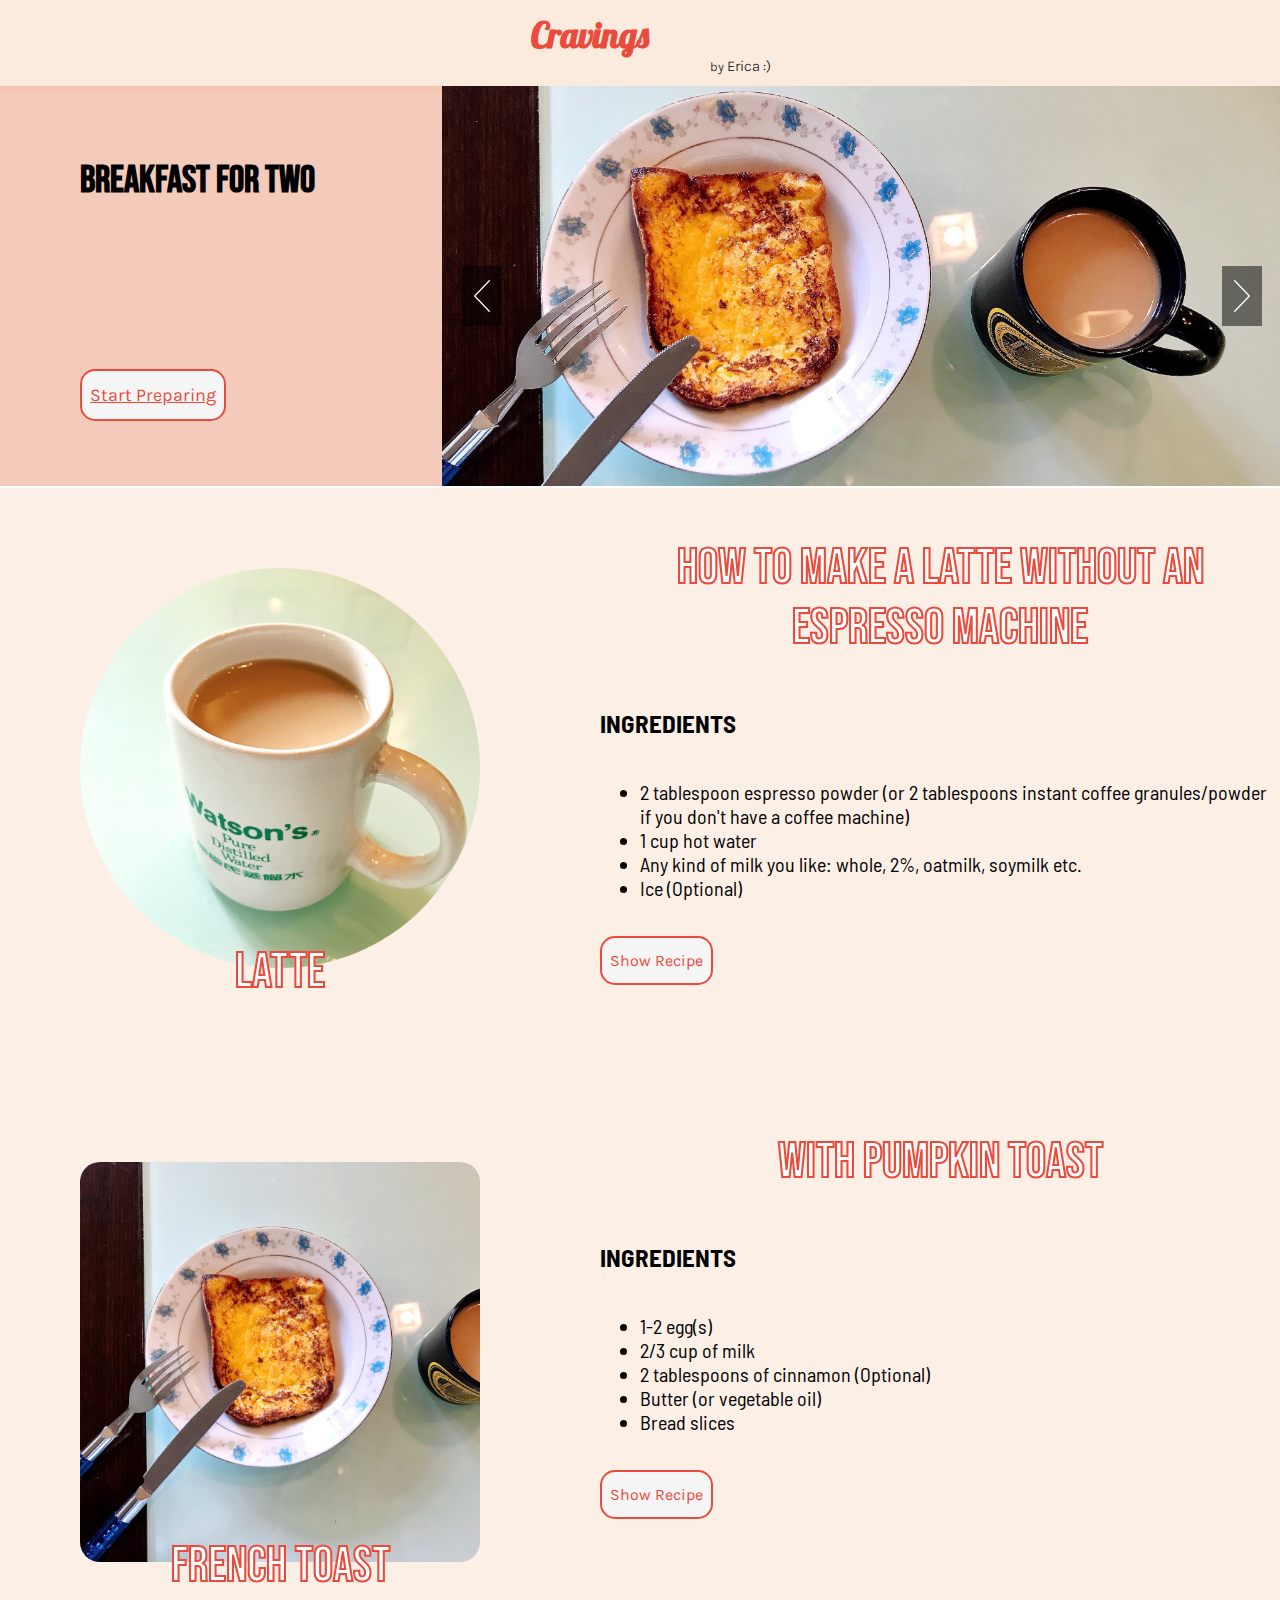
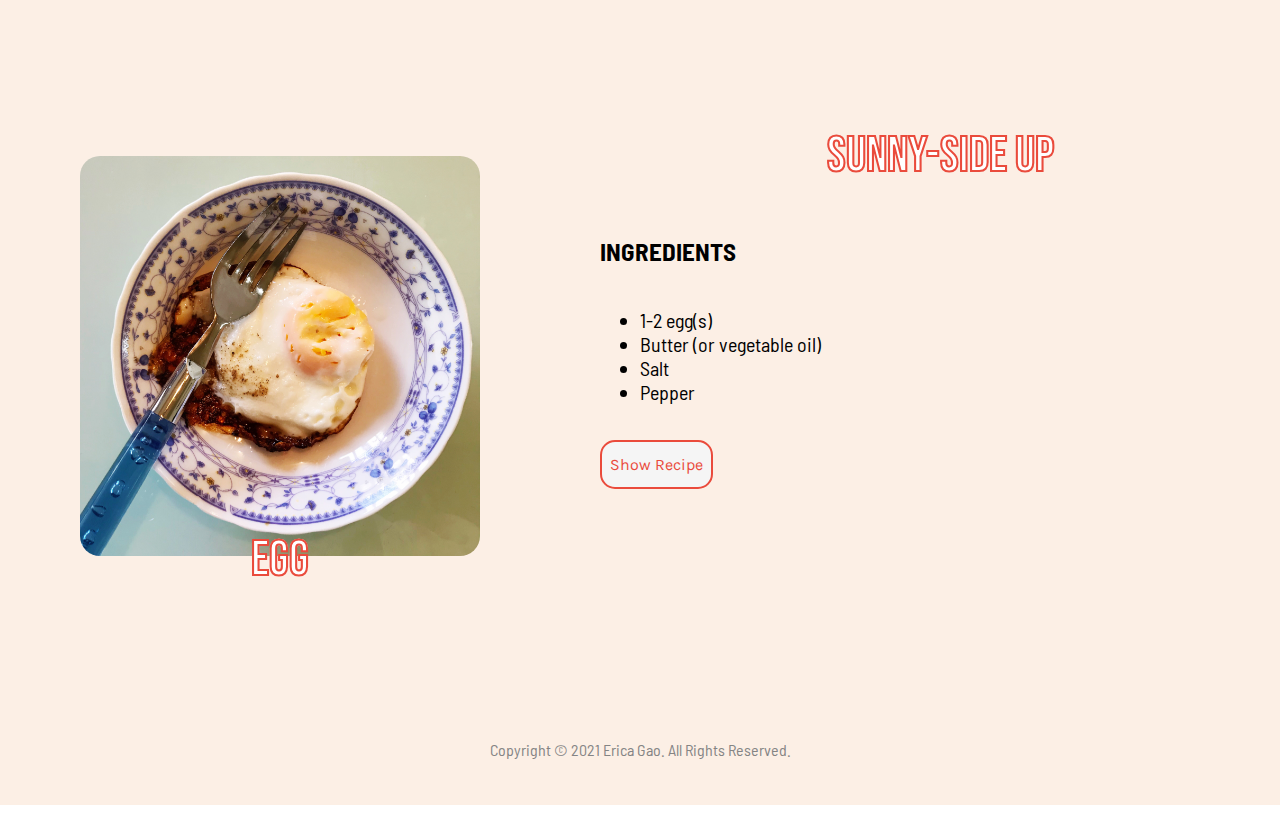
<file: recipes/index.html>
<!DOCTYPE html>
<html>
<head>
	<title>Recipe</title>
	<meta charset="UTF-8">
	<link rel="stylesheet" type="text/css" href="css/style.css">
	<link rel="preconnect" href="https://fonts.gstatic.com">
<link href="https://fonts.googleapis.com/css2?family=Bebas+Neue&family=Karla:wght@300;400;500;600&family=Lobster&display=swap" rel="stylesheet">

<link rel="preconnect" href="https://fonts.gstatic.com">
<link href="https://fonts.googleapis.com/css2?family=Barlow+Semi+Condensed:wght@400;500;600;700&display=swap" rel="stylesheet">


	<script src="https://ajax.googleapis.com/ajax/libs/jquery/3.5.1/jquery.min.js"></script>
</head>
<body>
	<button onclick="topFunction()" id="myBtn">Top</button>

	<div class="title">
		<h1>Cravings</h1>
		<h4><span style="font-size: 13px;">by</span> Erica :)</h4>
	</div>


	<div class="header">
		<div class="header_part1">
			<h2>BREAKFAST FOR TWO</h2>

			<a href="#latte">Start Preparing</a>
		</div>

		<div id="header_part2">

			<div id="main">
				<div id="slideshow-frame">
					<div class="slideshow-images">
						<img src="images/slideshow1.JPG">
						<img src="images/slideshow2.JPG">
				
					</div>
					<div class="arrow-next"></div>
					<div class="arrow-prev"></div>

				</div>

			
			</div>
		</div>
	</div>



	<section id="latte">
		
		<div class="latte_Ingredients">
			<div class="latte_Picture">
				<img src="images/latte.JPG">
				<h3>LATTE</h3>
			</div>

			<div class="latte_Description">
				<h3>How to make a latte without an espresso machine</h3>
				<h5>INGREDIENTS</h5>
				<ul>
					<li>2 tablespoon espresso powder (or 2 tablespoons instant coffee granules/powder if you don't have a coffee machine)</li>
					<li>1 cup hot water</li>
					<li>Any kind of milk you like: whole, 2%, oatmilk, soymilk etc.</li>
					<li>Ice (Optional)</li>
					
				</ul>
				<button id="change_Display">Show Recipe</button>
			</div>

		</div>


		<div id="show_hide" style="display: none;">

			<div class="pictures">
				<img src="images/latte1.JPG">
				<img src="images/latte2.JPG">
				<img src="images/latte3.JPG">
				<img src="images/latte4.JPG">
				<img src="images/latte5.JPG">
				<img src="images/latte6.JPG">

				
			</div>

			<div class="latte_Instructions">
				<ol>
					<li>Grab a mug of your choice.</li>
					<li>Pour in a milk of your choice, here I'm using coconut milk :)</li>
					<li>Prepare your coffee machine for brewing, or boil some water if you are using instant coffee powder.</li>
					<li>Add 1-2 tablespoons of coffee powder and start the machine! Be aware that since we are using coffee machine to brew espresso, add only 1 cup of water.</li>
					<li>It's ready!</li>
					<li>Pour in and serve!</li>
				</ol>
			</div>

		</div>
	</section>

	<section id="frenchtoast">
		
		<div class="latte_Ingredients">
			<div class="frenchtoast_Picture">
				<img src="images/frenchtoast.JPG">
				<h3>FRENCH TOAST</h3>
			</div>

			<div class="latte_Description">
				<h3>With Pumpkin Toast</h3>
				<h5>INGREDIENTS</h5>
				<ul>
					<li>1-2 egg(s)</li>
					<li>2/3 cup of milk</li>
					<li>2 tablespoons of cinnamon (Optional)</li>
					<li>Butter (or vegetable oil)</li>
					<li>Bread slices</li>
					
				</ul>
				<button id="frenchtoast_change_Display">Show Recipe</button>
			</div>

		</div>


		<div id="frenchtoast_show_hide" style="display: none;">

			<div class="pictures">
				<img src="images/frenchtoast1.JPG">
				<img src="images/frenchtoast2.JPG">
				<img src="images/frenchtoast3.JPG">
				<img src="images/frenchtoast4.JPG">
				<img src="images/frenchtoast5.JPG">
				<img src="images/frenchtoast6.JPG">
				<img src="images/frenchtoast7.JPG">
				<img src="images/frenchtoast8.JPG">

				
			</div>

			<div class="latte_Instructions">
				<ol>
					<li>Prepare some bread slices. I'm using pumpkin toast!</li>
					<li>Crack 1-2 eggs to a plate. Since I'm only cooking 1 toast, I only used 1 egg.</li>
					<li>Add 3/4 cup of milk in it and mix it up with the egg.</li>
					<li>Spread vegetable oil (or butter) on a wok and heat it up with mid-high heat.</li>
					<li>Dip the toast into egg + milk mix and soak it up on both sides.</li>
					<li>Toss the toast into the wok and turn the heat down to low-medium.</li>
					<li>Flip to the other side.</li>
					<li>Serve by adding a little bit of sugar on the top (Totally optional)</li>

				</ol>
			</div>



		</div>
	</section>

	<section id="egg">
		
		<div class="latte_Ingredients">
			<div class="frenchtoast_Picture">
				<img src="images/egg.JPG">
				<h3>EGG</h3>
			</div>

			<div class="latte_Description">
				<h3>Sunny-side up</h3>
				<h5>INGREDIENTS</h5>
				<ul>
					<li>1-2 egg(s)</li>
					<li>Butter (or vegetable oil)</li>
					<li>Salt</li>
					<li>Pepper</li>
					
				</ul>
				<button id="egg_change_Display">Show Recipe</button>
			</div>

		</div>


		<div id="egg_show_hide" style="display: none;">

			<div class="pictures">
				<img src="images/egg1.JPG">
				<img src="images/egg2.JPG">
				<img src="images/egg3.JPG">
				<img src="images/egg4.JPG">
				<img src="images/egg5.JPG">
				<img src="images/egg6.JPG">
				<img src="images/egg.JPG">
				

				
			</div>

			<div class="latte_Instructions">
				<ol>
					<li>Spread vegetable oil (or butter) on a wok and turn to medium heat.</li>
					<li>Crack 1 egg to the wok.</li>
					<li>When it's starting to cook, add a little bit of salt.</li>
					<li>And pepper.</li>
					<li>Put on the lid (very important) and turn to low heat.</li>
					<li>When there's egg white on top of the yolk it's getting ready. You can wait longer if you want.</li>
					<li>Ready to serve!</li>
				

				</ol>
			</div>



		</div>
	</section>

	

	<footer>
	<p class="footer">Copyright &copy; 2021 Erica Gao. All Rights Reserved.</p>
	</footer>

<script src="js/main.js"></script>
</body>
</html>
</file>
<file: recipes/css/style.css>
body {
	background-size: 100%;
	margin: 0;
	margin-top: -20px;
}

#myBtn {
  	display: none;
	position: fixed;
	bottom: 40px;
	right: 30px;
	z-index: 99;
	font-size: 18px;
	border: none;
	outline: none;
	background-color: rgba(0, 0, 0, 0.5);
	color: white;
	cursor: pointer;
	padding: 15px;
	border-radius: 4px;
}

#myBtn:hover {
	color: #ea4b3c;
  	background-color: white;
}


h1 {
	font-family: 'Lobster', cursive;
	font-size: 35px;
	color: #ea4b3c;

}


h2 {
	font-family: 'Bebas Neue', cursive;
	font-size: 38px;
	font-weight: 400px;
	color: black;

}


h3 {
	font-family: 'Bebas Neue', cursive;
	font-size: 25px;
	font-weight: 400px;
	color: black;

}


h4 {
	font-family: 'Karla', sans-serif;
	font-size: 15px;
	font-weight: 300;
	color: black;
}

h5{
	font-family: 'Barlow Semi Condensed', sans-serif;
	font-size: 18px;
	font-weight: 400px;
	color: black;

}

.title {
	background-color: #fbebde;
	padding-top: 10px;
}


.title h1 {
	text-align: center;
	margin-right: 100px;
	margin-bottom: 0;
}


.title h4 {
	margin-left: 710px;
	margin-top: 0;
	padding-bottom: 18px;
}


.header {
	display: flex;
	margin-top: -27px;
	
}

.header_part1 {
/*	background-color: #f0b49d;*/
	background-color: rgba(240, 180, 157, 0.7);
	width: 600px;
	height: 400px;
}

.header_part1 h2 {
	padding-top: 40px;
	padding-left: 80px;
	padding-bottom: 150px;

}

.header_part1 a {
	font-family: 'Karla', sans-serif;
	font-size: 18px;
	font-weight: 400;
	color: #ea4b3c;
	background-color: #f5f5f5;

	border-radius: 15px;
	border: 2px solid #ea4b3c;
	padding: 13px 8px;
	margin-left: 80px;

}

.header_part1 a:hover{
	color: white;
	background-color: #ea4b3c;

}

#header_part2{
	width: 838px;
	/*margin-left: auto;
	margin-right: auto;*/
}

#main {
	width: 840px;
}

#slideshow-frame {
	width: 840px;
	height: 402px;
	position: relative;
	overflow: hidden;

}

.arrow-next {
	background-repeat: no-repeat;
	background-image: url(../images/next.png);
	background-color: rgba(0, 0, 0, 0.5);
	background-position: center;
	margin: 20px 20px;
	width: 40px;
	height: 60px;
	position: absolute;
	right: 0;
	top: 160px;
}

.arrow-prev {
	background-repeat: no-repeat;
	background-image: url(../images/prev.png);
	background-position: center;
	background-color: rgba(0, 0, 0, 0.5);
	margin: 20px 20px;
	width: 40px;
	height: 60px;
	position: absolute;
	left: 0;
	top: 160px;
}

.arrow-prev:hover,
.arrow-next:hover {
	background-color: #ea4b3c;
}

.slideshow-images{
	width: 2681px;
	height: 1267px;
}

.slideshow-images img{
	width: 840px;
	height: 402px;
	margin: -2px;
	padding: 0;
	display: inline-block;
}


#latte {
	padding-left: 80px;
	padding-bottom: 30px;
	background-color: rgba(251, 235, 222, 0.8);

}

#frenchtoast {
	padding-left: 80px;
	padding-bottom: 30px;
	background-color: rgba(251, 235, 222, 0.8);

}

#egg {
	padding-left: 80px;
	margin-bottom: -16px;
	padding-bottom: 100px;
	background-color: rgba(251, 235, 222, 0.8);

}

#latte h3 {
	font-size: 50px;
	color: white;
	-webkit-text-stroke: 0.5px #ea4b3c;
	text-align: center;
	margin-top: -30px;

}

#frenchtoast h3 {
	font-size: 50px;
	color: white;
	-webkit-text-stroke: 0.5px #ea4b3c;
	text-align: center;
	margin-top: -30px;

}

#egg h3 {
	font-size: 50px;
	color: white;
	-webkit-text-stroke: 0.5px #ea4b3c;
	text-align: center;
	margin-top: -30px;

}

.latte_Ingredients {
	padding-top: 80px;
	padding-right: 80px;
	width: 1200px;
	display: flex;
	justify-content: space-between;
	margin: 0 auto;

}

.latte_Picture img {
	width: 400px;
	border-radius: 50%;

}



.latte_Description {
	margin-left: 120px;
	width: 800px;
}



.latte_Description h5{
	font-family: 'Barlow Semi Condensed', sans-serif;
	font-size: 25px;
	font-weight: 400px;
	color: black;
}




.latte_Description ul li {
	font-family: 'Barlow Semi Condensed', sans-serif;
	font-size: 20px;
	font-weight: 400px;
	color: black;

}


.latte_Description button {
	font-family: 'Karla', sans-serif;
	font-size: 16px;
	font-weight: 400;
	color: #ea4b3c;
	background-color: #f5f5f5;
	border-radius: 15px;
	border: 2px solid #ea4b3c;
	padding: 13px 8px;
	margin-top: 20px;


}

.latte_Description button:hover{
	color: white;
	background-color: #ea4b3c;


}

#show_hide {
	width: 1000px;
	margin-right: 80px;
	margin: 0 80px;
	justify-content: space-between;
	background-color: #f5f5f5;
	border: 1px solid #ea4b3c;
	border-radius: 10px;
	padding: 50px 50px;

}

#frenchtoast_show_hide {
	width: 1000px;
	margin: 0 80px;
	justify-content: space-between;
	background-color: #f5f5f5;
	border: 1px solid #ea4b3c;
	border-radius: 10px;
	padding: 50px 50px;

}

#egg_show_hide {
	width: 1000px;
	margin: 0 80px;
	justify-content: space-between;
	background-color: #f5f5f5;
	border: 1px solid #ea4b3c;
	border-radius: 10px;
	padding: 50px 50px;

}



.pictures {
	width: 400px;

}

.pictures img{
	width: 370px;
	border-radius: 20px 20px;
	padding-bottom: 20px;
}

.latte_Instructions {
	margin-left: 40px;

	width: 800px;
}



.latte_Instructions ol li{
	font-family: 'Barlow Semi Condensed', sans-serif;
	font-size: 20px;
	font-weight: 400px;
	color: black;

}

.latte_Instructions ol li:not(:last-child) {
	padding-bottom: 380px;
}

.frenchtoast_Picture img {
	width: 400px;
	border-radius: 20px;

}



footer{
	font-family: 'Barlow Semi Condensed', sans-serif;
	position: relative;
    left: 0;
    bottom: 0;
    width: 100%;
    height: 65px;
    color: #848484;
    text-align: center;
    margin-top: 0px;
    background-color: rgba(251, 235, 222, 0.8);
}
</file>
